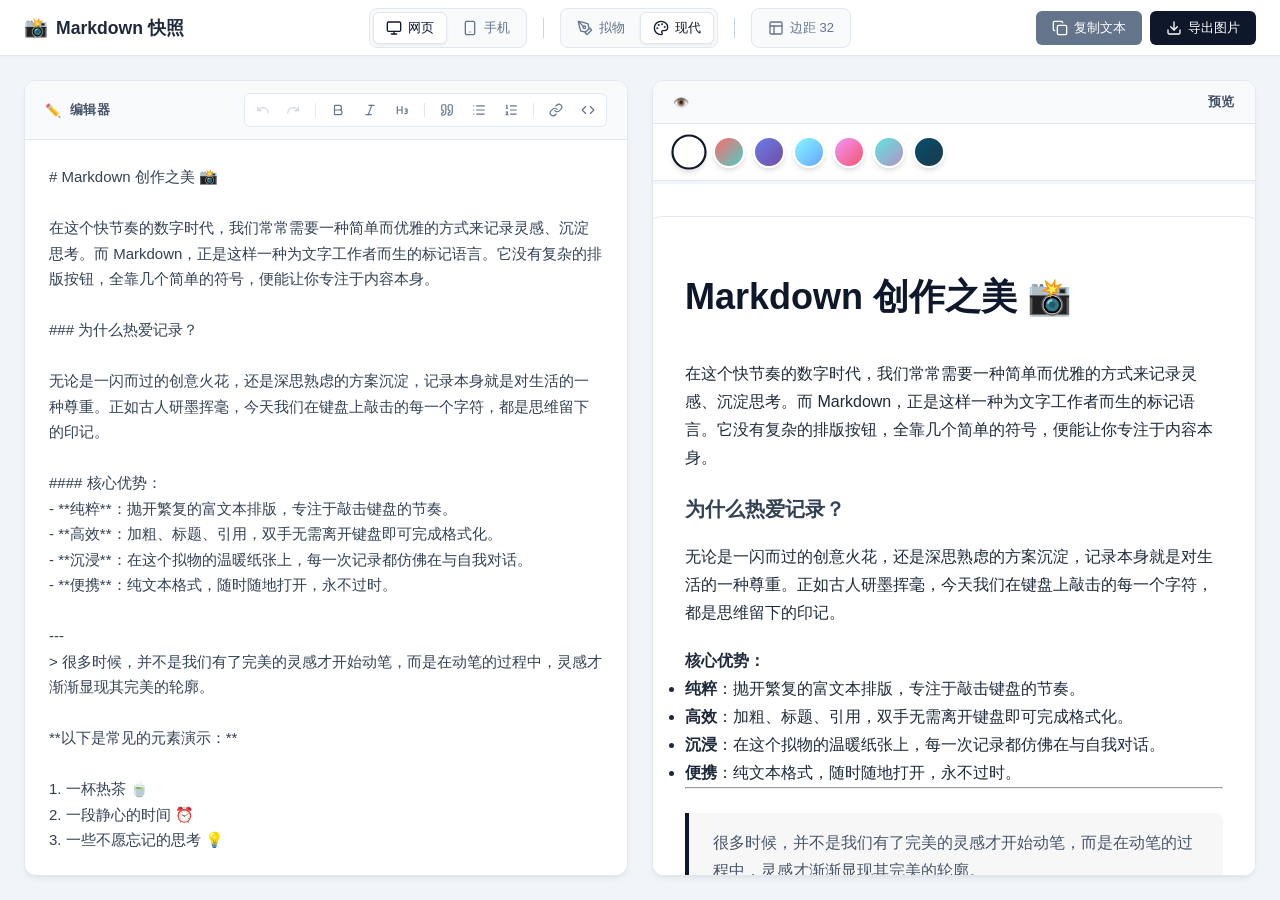
<file: src/preview/index.html>
<!doctype html>
<html lang="en">
  <head>
    <meta charset="UTF-8" />
    <link rel="icon" type="image/x-icon" href="./favicon.ico" />
    <meta name="viewport" content="width=device-width, initial-scale=1.0" />
    <title>Markdown Snap - Preview & Export</title>
    <script type="module" crossorigin src="./assets/index-4xuOHI2I.js"></script>
    <link rel="stylesheet" crossorigin href="./assets/index-CtZn5NoP.css">
  </head>
  <body>
    <div id="root"></div>
  </body>
</html>
</file>
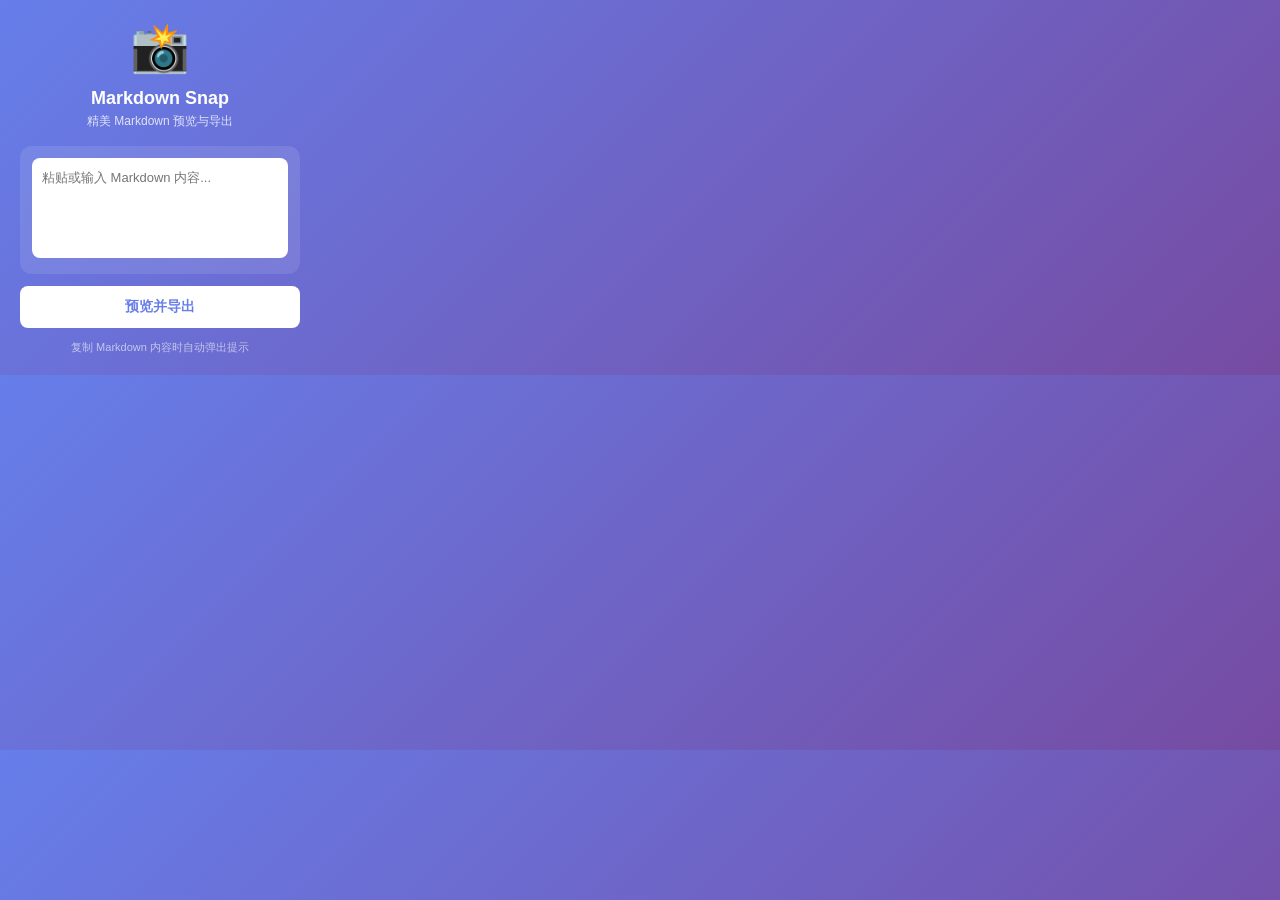
<file: src/popup/popup.html>
<!DOCTYPE html>
<html lang="zh-CN">
<head>
  <meta charset="UTF-8">
  <meta name="viewport" content="width=device-width, initial-scale=1.0">
  <title>Markdown Snap</title>
  <style>
    * { box-sizing: border-box; margin: 0; padding: 0; }
    body {
      width: 320px;
      font-family: -apple-system, BlinkMacSystemFont, "Segoe UI", Roboto, sans-serif;
      background: linear-gradient(135deg, #667eea 0%, #764ba2 100%);
      color: white;
    }
    .container {
      padding: 20px;
      text-align: center;
    }
    .icon {
      font-size: 48px;
      margin-bottom: 12px;
    }
    .title {
      font-size: 18px;
      font-weight: 700;
      margin-bottom: 4px;
    }
    .subtitle {
      font-size: 12px;
      opacity: 0.8;
      margin-bottom: 16px;
    }
    .input-section {
      background: rgba(255,255,255,0.1);
      border-radius: 12px;
      padding: 12px;
      margin-bottom: 12px;
    }
    .md-input {
      width: 100%;
      height: 100px;
      border: none;
      border-radius: 8px;
      padding: 10px;
      font-family: inherit;
      font-size: 13px;
      line-height: 1.5;
      resize: none;
      outline: none;
    }
    .btn {
      width: 100%;
      padding: 12px;
      background: white;
      color: #667eea;
      border: none;
      border-radius: 8px;
      font-size: 14px;
      font-weight: 600;
      cursor: pointer;
      transition: transform 0.2s;
    }
    .btn:hover {
      transform: scale(1.02);
    }
    .footer {
      font-size: 11px;
      opacity: 0.6;
      margin-top: 12px;
    }
  </style>
</head>
<body>
  <div class="container">
    <div class="icon">📸</div>
    <div class="title">Markdown Snap</div>
    <div class="subtitle">精美 Markdown 预览与导出</div>
    
    <div class="input-section">
      <textarea class="md-input" id="mdInput" placeholder="粘贴或输入 Markdown 内容..."></textarea>
    </div>
    
    <button class="btn" id="previewBtn">预览并导出</button>
    
    <div class="footer">复制 Markdown 内容时自动弹出提示</div>
  </div>

  <script src="popup.js"></script>
</body>
</html>
</file>
<file: src/preview/assets/index-CtZn5NoP.css>
:root{--primary-color:#0f172a;--bg-color:#f1f5f9;--header-height:56px;--border-color:#e2e8f0;--smart-bg:#fdfdfd;--smart-border:#e6dfd1;--smart-text:#6b5a49;--smart-meta:#c4bdbc}*{box-sizing:border-box;margin:0;padding:0}body{background-color:var(--bg-color);color:#334155;font-family:PingFang SC,Hiragino Sans GB,Microsoft YaHei,sans-serif;overflow:auto}.app-container{flex-direction:column;height:100vh;display:flex}.app-header{height:var(--header-height);border-bottom:1px solid var(--border-color);z-index:100;background:#fff;justify-content:space-between;align-items:center;padding:0 24px;display:flex;box-shadow:0 1px 2px #00000005}.logo{color:#1e293b;align-items:center;gap:8px;font-size:1.1rem;font-weight:700;display:flex}.logo:before{content:"📸";font-size:1.2rem}.toolbar-center{align-items:center;gap:12px;display:flex}.toolbar-right{align-items:center;display:flex}.control-group{background:#f8fafc;border:1px solid #e2e8f0;border-radius:8px;gap:4px;padding:4px;display:flex}.toolbar-divider{background-color:#cbd5e1;width:1px;height:20px;margin:0 4px}.toolbar-btn{cursor:pointer;color:#64748b;background:0 0;border:none;border-radius:6px;align-items:center;gap:6px;padding:6px 12px;font-size:13px;font-weight:500;transition:all .2s;display:flex}.toolbar-btn:hover{color:#334155;background:#e2e8f0}.toolbar-btn.active{color:#0f172a;background:#fff;border:1px solid #e2e8f0;margin:-1px;box-shadow:0 1px 3px #00000014}.download-btn{color:#fff;cursor:pointer;background:#0f172a;border:none;border-radius:6px;align-items:center;gap:6px;padding:8px 16px;font-size:13px;font-weight:500;transition:background .2s;display:flex}.download-btn:hover{background:#1e293b}.copy-btn{background:#64748b}.copy-btn:hover{background:#475569}.toolbar-right{align-items:center;gap:8px;display:flex}.app-main{flex:1;gap:24px;padding:24px;display:flex;overflow:hidden}.editor-section,.preview-section{background:#fff;border:1px solid #e2e8f0;border-radius:12px;flex-direction:column;flex:1;min-width:0;display:flex;overflow:hidden;box-shadow:0 4px 6px -1px #0000000d,0 2px 4px -2px #0000000d}.section-header{color:#475569;text-transform:uppercase;letter-spacing:.05em;background:#f8fafc;border-bottom:1px solid #e2e8f0;justify-content:space-between;align-items:center;gap:8px;padding:12px 20px;font-size:13px;font-weight:600;display:flex}.editor-toolbar{background:#fff;border:1px solid #e2e8f0;border-radius:6px;align-items:center;gap:4px;margin-left:auto;padding:2px 4px;display:flex}.editor-toolbar button{color:#64748b;cursor:pointer;background:0 0;border:none;border-radius:4px;justify-content:center;align-items:center;width:28px;height:28px;transition:all .2s;display:flex}.editor-toolbar button:hover:not(:disabled){color:#0f172a;background:#f1f5f9}.editor-toolbar button:disabled{opacity:.3;cursor:not-allowed}.history-controls{align-items:center;gap:2px;display:flex}.toolbar-v-divider{background:#e2e8f0;width:1px;height:14px;margin:0 4px}.editor-section .section-header:before{content:"✏️"}.preview-section .section-header:before{content:"👁️"}.section-content{flex-direction:column;flex:1;display:flex;position:relative;overflow:hidden}.editor-section textarea{resize:none;color:#334155;background:0 0;border:none;outline:none;width:100%;height:100%;padding:24px;font-family:inherit;font-size:15px;line-height:1.7}.preview-section .section-content.modern-bg{background:#f1f5f9}.preview-section .section-content.smartisan-bg{background-color:#cbd5e1;background-image:radial-gradient(circle at 2px 2px,#0000000d 1px,#0000 0);background-size:12px 12px}.background-presets{z-index:10;background:#fff;border-bottom:1px solid #e2e8f0;gap:8px;padding:12px 20px;display:flex;position:absolute;top:0;left:0;right:0}.preset{cursor:pointer;border:2px solid #fff;border-radius:50%;width:32px;height:32px;transition:all .3s cubic-bezier(.4,0,.2,1);box-shadow:0 4px 6px -1px #0000001a,0 2px 4px -1px #0000000f}.preset:hover{transform:translateY(-2px)scale(1.1);box-shadow:0 10px 15px -3px #00000026}.preset.selected{border-color:#0f172a;transform:scale(1.1)}.preview-scroll-container{flex:1;justify-content:center;align-items:flex-start;padding:60px 40px;display:flex;overflow:auto}.preview-wrapper{flex-shrink:0;height:fit-content;min-height:400px;transition:width .3s}.preview-wrapper.mobile{width:375px}.preview-wrapper.web{width:700px}.modern-theme{justify-content:center;align-items:center;transition:all .4s;display:flex}.modern-card{-webkit-backdrop-filter:blur(28px)saturate(180%);background:#ffffffd1;border:1px solid #ffffff4d;border-radius:28px;width:100%;padding:48px;transition:all .3s;box-shadow:0 10px 15px -3px #0000000d,0 20px 25px -5px #0000000d,inset 0 0 0 1px #ffffff80}.modern-card.pure-white{-webkit-backdrop-filter:none;background:#fff;border:1px solid #e2e8f0;box-shadow:0 10px 30px -10px #0000000d}.modern-card .markdown-body{color:#1e293b;font-family:-apple-system,BlinkMacSystemFont,Segoe UI,Roboto,Helvetica Neue,Arial,sans-serif;font-size:16px;line-height:1.75}.modern-footer{opacity:.4;isolation:isolate;justify-content:flex-end;align-items:center;gap:8px;margin-top:32px;transition:opacity .3s;display:flex}.modern-card:hover .modern-footer{opacity:.8}.modern-logo-img{object-fit:contain;filter:url("data:image/svg+xml;utf8,<svg xmlns='http://www.w3.org/2000/svg'><filter id='remove-white'><feColorMatrix type='matrix' values='1 0 0 0 0 0 1 0 0 0 0 0 1 0 0 -1 -1 -1 1 0'/></filter></svg>#remove-white");width:24px;height:24px;transition:transform .3s}.modern-card:hover .modern-logo-img{transform:scale(1.1)}.modern-footer .text-en{color:#0f172a;letter-spacing:.02em;font-family:-apple-system,system-ui,sans-serif;font-size:12px;font-weight:500}.modern-theme .markdown-body h1{color:#0f172a;margin-bottom:2rem;font-size:2.25rem;font-weight:800}.modern-theme .markdown-body h2{color:#1e293b;margin-top:2rem;margin-bottom:1.5rem;font-size:1.5rem;font-weight:700}.modern-theme .markdown-body h3{color:#334155;margin-bottom:1rem;font-size:1.25rem;font-weight:600}.modern-theme .markdown-body p{margin-bottom:1.25rem}.modern-theme .markdown-body blockquote{color:#475569;background:#0f172a08;border-left:4px solid #0f172a;border-radius:0 8px 8px 0;margin:1.5rem 0;padding:1rem 1.5rem;font-style:normal}.smartisan-theme{border-radius:0;overflow:hidden;box-shadow:0 4px 30px #0000000f;background-color:var(--smart-bg)!important;padding:40px!important}.smartisan-container{flex-direction:column;display:flex}.smartisan-paper{border:1px solid var(--smart-border);background:var(--smart-bg);padding:4px}.smartisan-inner-border{border:1px solid var(--smart-border);min-height:300px;padding:60px 48px;position:relative}.smartisan-inner-border .corner{border:1px solid var(--smart-border);background:var(--smart-bg);width:5px;height:5px;position:absolute}.corner-tl{top:-3px;left:-3px}.corner-tr{top:-3px;right:-3px}.corner-bl{bottom:-3px;left:-3px}.corner-br{bottom:-3px;right:-3px}.smartisan-inner-border .markdown-body{color:var(--smart-text);letter-spacing:.02em;font-family:PingFang SC,Hiragino Sans GB,Microsoft YaHei,sans-serif;font-size:18px;line-height:2!important}.smartisan-inner-border .markdown-body h1,.smartisan-inner-border .markdown-body h2,.smartisan-inner-border .markdown-body h3{color:#5c4a3b;font-weight:500;line-height:1.6;margin-bottom:32px!important}.smartisan-inner-border .markdown-body strong{color:#4a3a2a;font-weight:600}.smartisan-inner-border .markdown-body em{color:#8e8071;font-style:italic}.smartisan-inner-border .markdown-body p,.smartisan-inner-border .markdown-body ul,.smartisan-inner-border .markdown-body table{margin-bottom:24px!important}.smartisan-footer{color:var(--smart-meta);justify-content:flex-end;align-items:center;gap:8px;margin-top:24px;padding-right:12px;display:flex}.smartisan-logo-img{object-fit:contain;opacity:.9;filter:grayscale()contrast(1.1)url("data:image/svg+xml;utf8,<svg xmlns='http://www.w3.org/2000/svg'><filter id='remove-white-smart'><feColorMatrix type='matrix' values='1 0 0 0 0 0 1 0 0 0 0 0 1 0 0 -1 -1 -1 1 0'/></filter></svg>#remove-white-smart");width:24px;height:24px}.smartisan-footer .text-cn{font-size:14px;font-weight:400}.smartisan-footer .text-en{opacity:.8;font-family:Arial,sans-serif;font-size:13px}.markdown-body table{border-collapse:collapse;width:100%;margin-bottom:24px}.markdown-body th,.markdown-body td{border:1px solid #00000014;padding:10px}.smartisan-inner-border .markdown-body th,.smartisan-inner-border .markdown-body td{border:1px solid var(--smart-border)}.markdown-body blockquote{border-left:4px solid var(--smart-border);color:#8e8071;padding-left:15px;font-style:italic}.preview-wrapper.mobile.smartisan-theme{padding:24px!important}.preview-wrapper.mobile .smartisan-inner-border{padding:36px 24px}.preview-wrapper.mobile .smartisan-inner-border .markdown-body{font-size:15px;line-height:1.8!important}.preview-wrapper.mobile .smartisan-inner-border .markdown-body h1{font-size:1.5em;margin-bottom:20px!important}.preview-wrapper.mobile .smartisan-inner-border .markdown-body h2{font-size:1.3em;margin-bottom:20px!important}.preview-wrapper.mobile .smartisan-inner-border .markdown-body h3{font-size:1.1em;margin-bottom:16px!important}@media (width<=1024px){.app-main{flex-direction:column;gap:16px;padding:16px;overflow:auto}.editor-section,.preview-section{flex:none;height:600px}.app-header{padding:0 16px;overflow-x:auto}}
</file>
